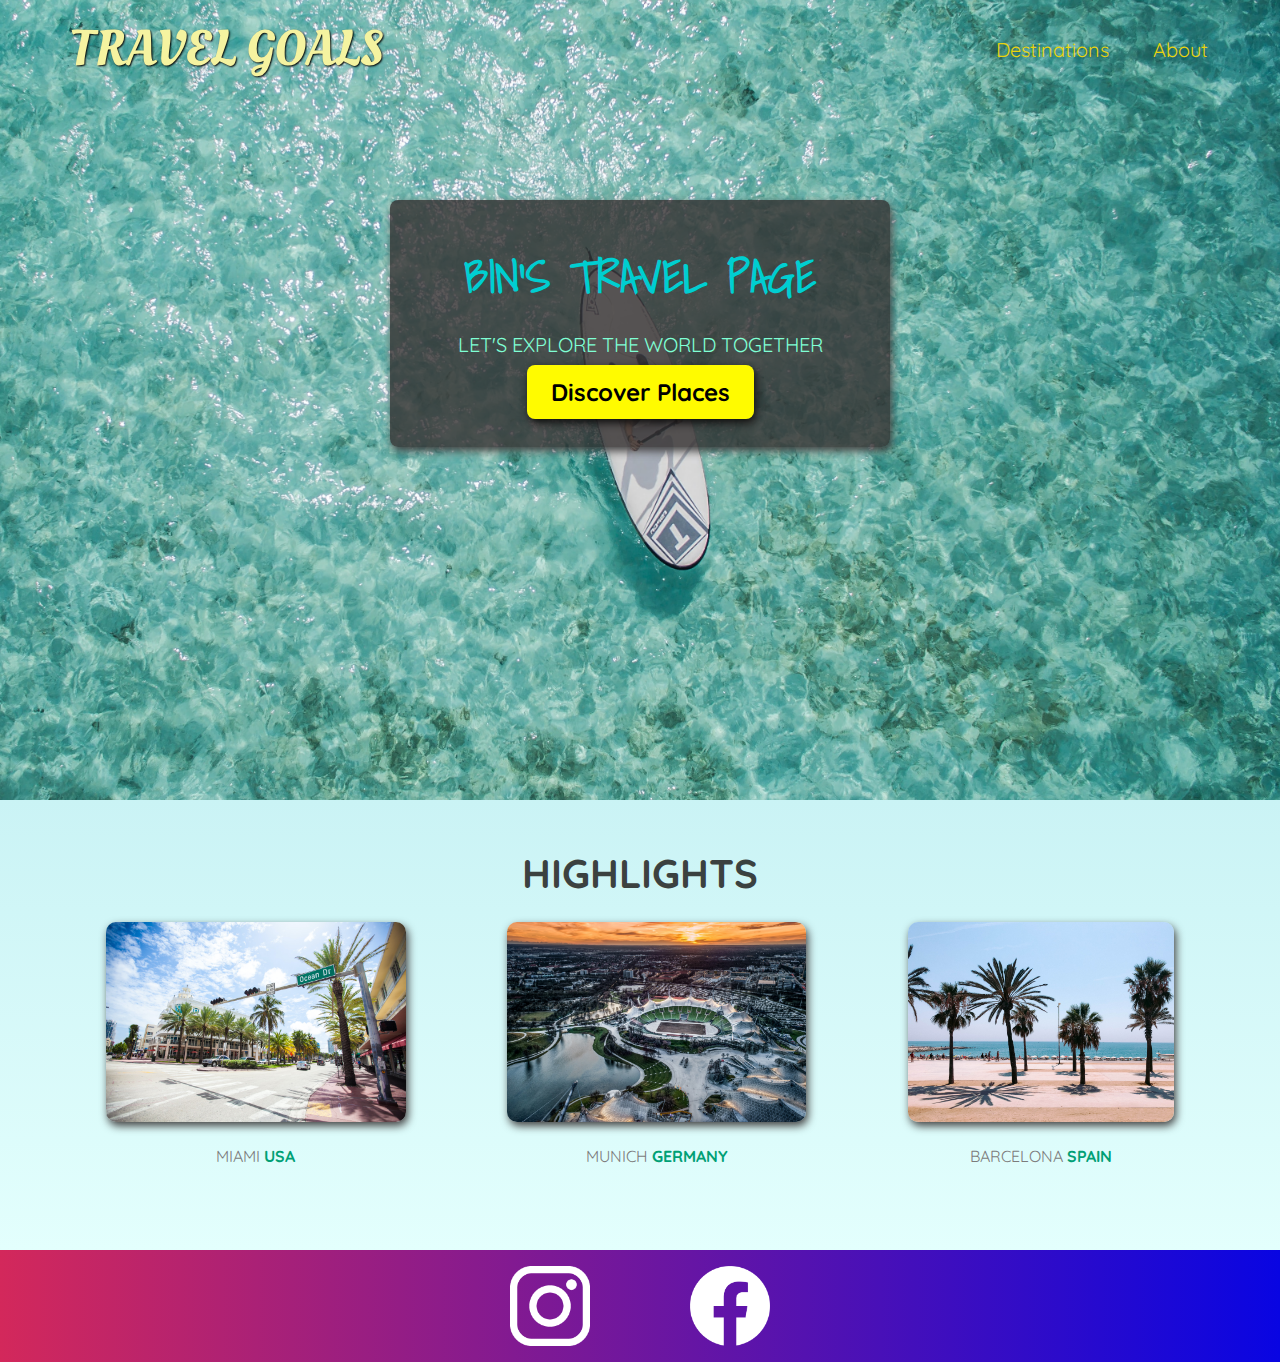
<file: index.html>
<!DOCTYPE html>
<html lang="en">
  <head>
    <meta charset="UTF-8" />

    <link rel="preconnect" href="https://fonts.googleapis.com" />
    <link rel="preconnect" href="https://fonts.gstatic.com" crossorigin />
    <link
      href="https://fonts.googleapis.com/css2?family=Oleo+Script:wght@700&family=Quicksand:wght@300;500&family=Raleway:wght@700&family=Roboto:wght@400;900&family=Shadows+Into+Light&display=swap"
      rel="stylesheet"
    />
    <link rel="stylesheet" href="shared.css" />
    <link rel="stylesheet" href="styles.css" />
    <title>Travel Goals</title>
  </head>
  <body>
    <header>
      <div>
        <a id="page-logo" href="/index.html">Travel Goals</a>
      </div>
      <nav>
        <ul>
          <li><a href="/places.html">Destinations</a></li>
          <li><a href="about.html">About</a></li>
        </ul>
      </nav>
    </header>
    <main>
      <section id="hero">
        <div id="hero-content">
          <h1>Bin's Travel Page</h1>
          <p>Let's explore the world together</p>
          <a href="/places.html">Discover Places</a>
        </div>
      </section>
      <section id="highlights">
        <h2>Highlights</h2>
        <ul id="destinations">
          <li class="destination">
            <img
              src="/images/places/miami.jpg"
              alt="Miami streets on sunny day"
            />
            <p>Miami<strong> USA</strong></p>
          </li>
          <li class="destination">
            <img
              src="/images/places/munich.jpg"
              alt="Munich stadium in winter"
            />
            <p>Munich<strong> Germany</strong></p>
          </li>
          <li class="destination">
            <img
              src="/images/places/barcelona.jpg"
              alt="Palm beach in Barcelona"
            />
            <p>Barcelona<strong> Spain</strong></p>
          </li>
        </ul>
      </section>
    </main>
    <footer>
      <ul>
        <li>
          <a href="https://www.instagram.com/bintrawell/">
            <img src="/images/icons/insta.png" alt="Link to Instagram"
          /></a>
        </li>
        <li>
          <a href="https://www.facebook.com/najatahma">
            <img src="/images/icons/facebook.png" alt="Link to Facebook"
          /></a>
        </li>
      </ul>
    </footer>
  </body>
</html>
</file>
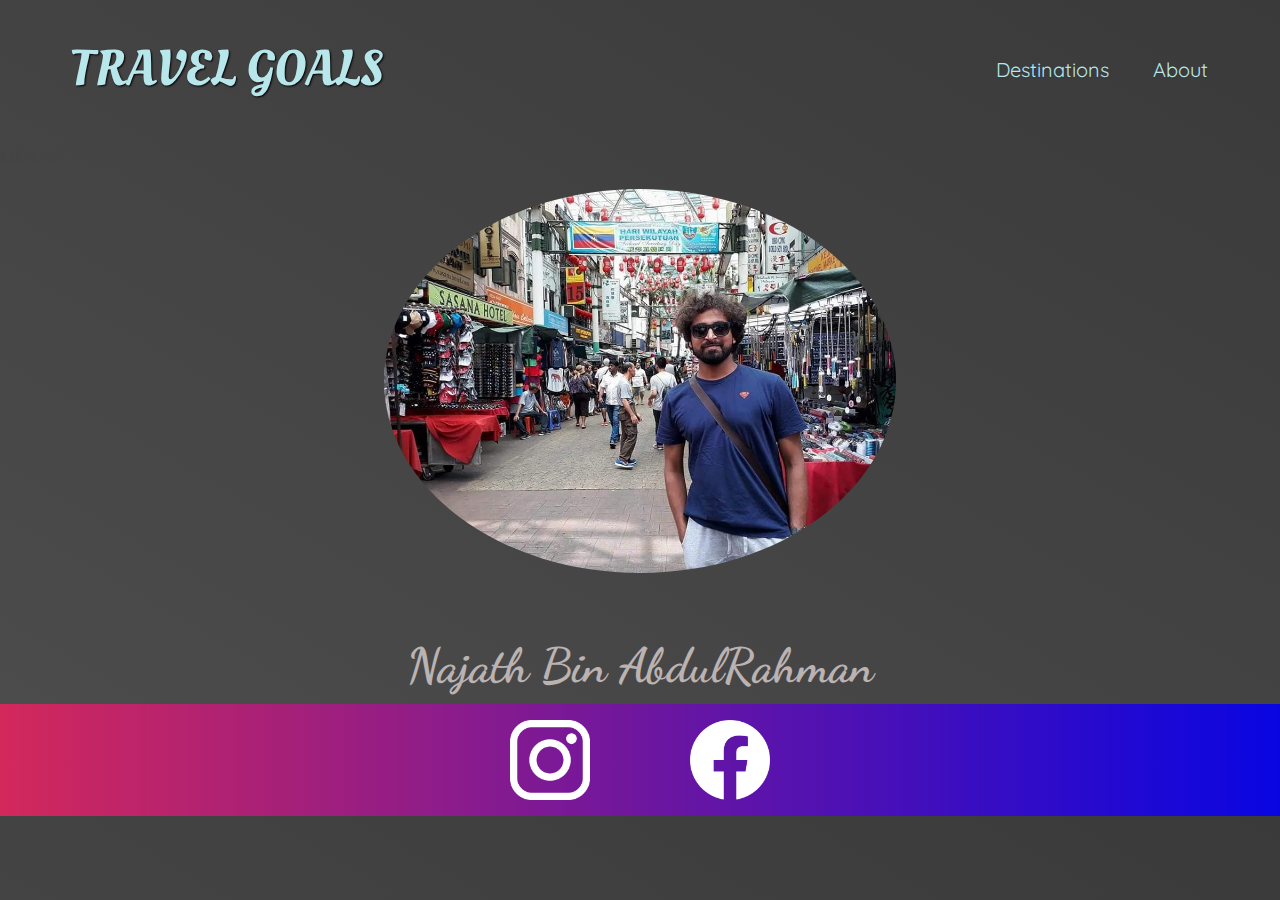
<file: about.html>
<!DOCTYPE html>
<html lang="en">
  <head>
    <meta charset="UTF-8" />

    <
    <link rel="preconnect" href="https://fonts.googleapis.com" />
    <link rel="preconnect" href="https://fonts.gstatic.com" crossorigin />
    <link
      href="https://fonts.googleapis.com/css2?family=Dancing+Script:wght@500&family=Oleo+Script:wght@700&family=Quicksand:wght@300;500&family=Raleway:wght@700&family=Roboto:wght@400;900&family=Shadows+Into+Light&display=swap"
      rel="stylesheet"
    />
    <link rel="stylesheet" href="shared.css" />
    <link rel="stylesheet" href="about.css" />
    <title>Travel Goals</title>
  </head>
  <body>
    <header>
      <div>
        <a id="page-logo" href="/index.html">Travel Goals</a>
      </div>
      <nav>
        <ul>
          <li><a href="/places.html">Destinations</a></li>
          <li><a href="/about.html">About</a></li>
        </ul>
      </nav>
    </header>
    <main id="about-me">
      <h2>about me</h2>
      <img src="/images/places/bin.jpg" alt="Najath Bin AbdulRahman" />
      <h4>Najath Bin AbdulRahman</h4>
    </main>

    <footer>
      <ul>
        <li>
          <a href="https://www.instagram.com/bintrawell/">
            <img src="/images/icons/insta.png" alt="Link to Instagram"
          /></a>
        </li>
        <li>
          <a href="https://www.facebook.com/najatahma">
            <img src="/images/icons/facebook.png" alt="Link to Facebook"
          /></a>
        </li>
      </ul>
    </footer>
  </body>
</html>
</file>
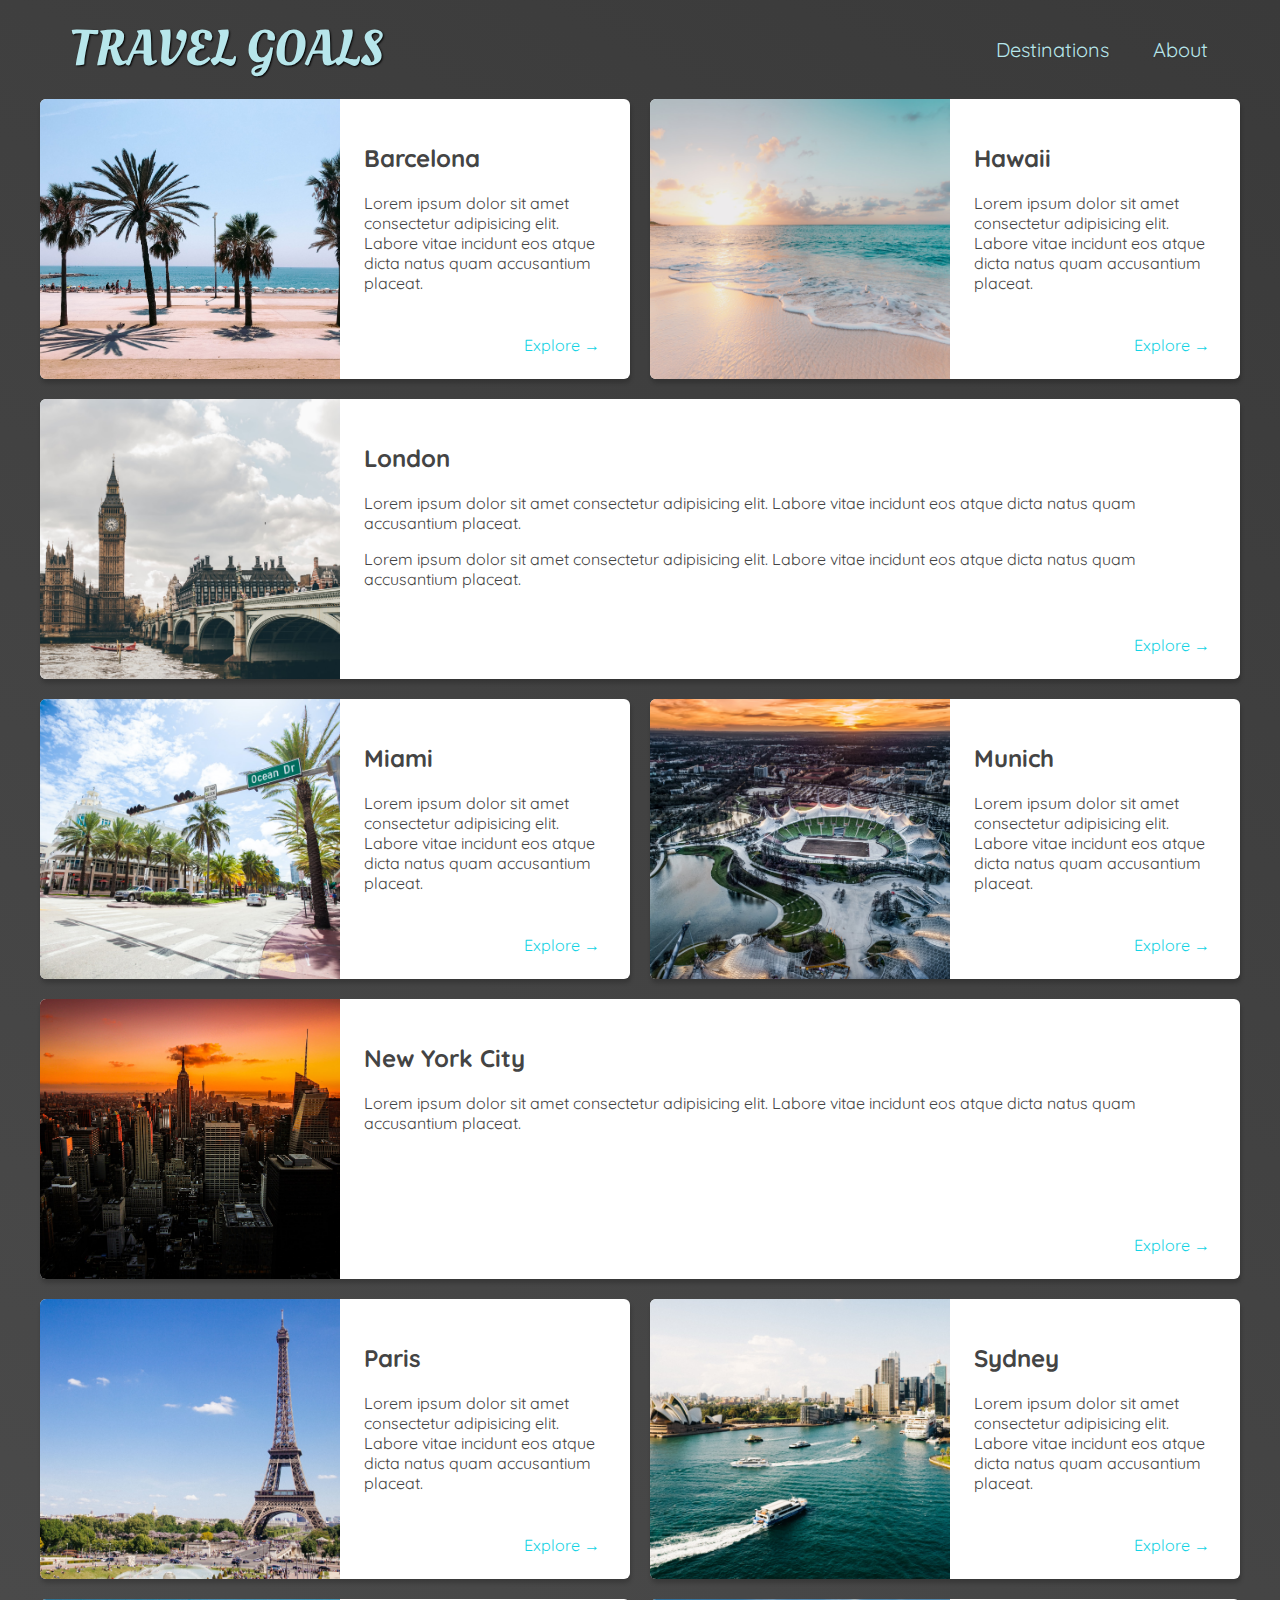
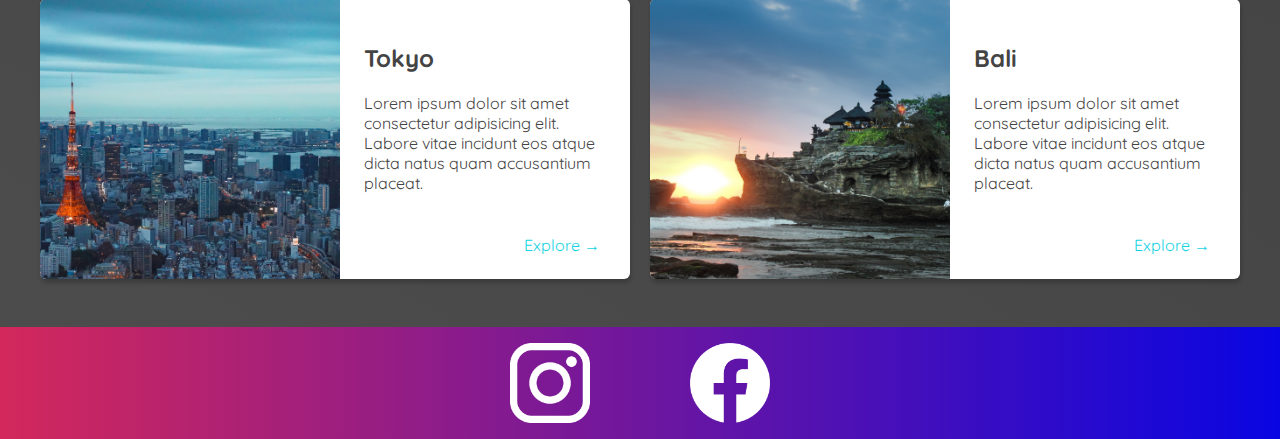
<file: places.html>
<!DOCTYPE html>
<html lang="en">
  <head>
    <meta charset="UTF-8" />
  
    <link rel="preconnect" href="https://fonts.googleapis.com" />
    <link rel="preconnect" href="https://fonts.gstatic.com" crossorigin />
    <link
      href="https://fonts.googleapis.com/css2?family=Oleo+Script:wght@700&family=Quicksand:wght@300;500&family=Raleway:wght@700&family=Roboto:wght@400;900&family=Shadows+Into+Light&display=swap"
      rel="stylesheet"
    />
    <link rel="stylesheet" href="shared.css" />
    <link rel="stylesheet" href="places.css" />
    <title>Travel Goals</title>
  </head>

  <body>
    <header>
      <div>
        <a id="page-logo" href="/index.html">Travel Goals</a>
      </div>
      <nav>
        <ul>
          <li><a href="/places.html">Destinations</a></li>
          <li><a href="about.html">About</a></li>
        </ul>
      </nav>
    </header>
    <main>
      <ul>
        <li>
          <img src="images/places/barcelona.jpg" alt="City of Barcelona" />
          <div class="item-content">
            <div>
              <h2>Barcelona</h2>
              <p>
                Lorem ipsum dolor sit amet consectetur adipisicing elit. Labore
                vitae incidunt eos atque dicta natus quam accusantium placeat.
              </p>
            </div>
            <div class="actions">
              <a href="https://en.wikipedia.org/wiki/Barcelona">Explore &#x2192</a>
            </div>
          </div>
        </li>
        <li>
          <img src="images/places/hawaii.jpg" alt="Hawaii beach" />
          <div class="item-content">
            <div>
              <h2>Hawaii</h2>
              <p>
                Lorem ipsum dolor sit amet consectetur adipisicing elit. Labore
                vitae incidunt eos atque dicta natus quam accusantium placeat.
              </p>
            </div>
            <div class="actions">
              <a href="hhttps://en.wikipedia.org/wiki/Hawaii">Explore &#x2192</a>
            </div>
          </div>
        </li>
        <li>
          <img src="images/places/london.jpg" alt="London city" />
          <div class="item-content">
            <div>
              <h2>London</h2>
              <p>
                Lorem ipsum dolor sit amet consectetur adipisicing elit. Labore
                vitae incidunt eos atque dicta natus quam accusantium placeat.
              </p>
              <p>
                Lorem ipsum dolor sit amet consectetur adipisicing elit. Labore
                vitae incidunt eos atque dicta natus quam accusantium placeat.
              </p>
            </div>
            <div class="actions">
              <a href="https://en.wikipedia.org/wiki/London">Explore &#x2192</a>
            </div>
          </div>
        </li>
        <li>
          <img src="images/places/miami.jpg" alt="Miami streets" />
          <div class="item-content">
            <div>
              <h2>Miami</h2>
              <p>
                Lorem ipsum dolor sit amet consectetur adipisicing elit. Labore
                vitae incidunt eos atque dicta natus quam accusantium placeat.
              </p>
            </div>
            <div class="actions">
              <a href="https://en.wikipedia.org/wiki/Miami">Explore &#x2192</a>
            </div>
          </div>
        </li>
        <li>
          <img src="images/places/munich.jpg" alt="Munich football stadium" />
          <div class="item-content">
            <div>
              <h2>Munich</h2>
              <p>
                Lorem ipsum dolor sit amet consectetur adipisicing elit. Labore
                vitae incidunt eos atque dicta natus quam accusantium placeat.
              </p>
            </div>
            <div class="actions">
              <a href="https://en.wikipedia.org/wiki/Munich">Explore &#x2192</a>
            </div>
          </div>
        </li>
        <li>
          <img src="images/places/new-york-city.jpg" alt="New York City skyline" />
          <div class="item-content">
            <div>
              <h2>New York City</h2>
              <p>
                Lorem ipsum dolor sit amet consectetur adipisicing elit. Labore
                vitae incidunt eos atque dicta natus quam accusantium placeat.
              </p>
            </div>
            <div class="actions">
              <a href="https://en.wikipedia.org/wiki/New_York_City"
                >Explore &#x2192</a
              >
            </div>
          </div>
        </li>
        <li>
          <img src="images/places/paris.jpg" alt="Paris city" />
          <div class="item-content">
            <div>
              <h2>Paris</h2>
              <p>
                Lorem ipsum dolor sit amet consectetur adipisicing elit. Labore
                vitae incidunt eos atque dicta natus quam accusantium placeat.
              </p>
            </div>
            <div class="actions">
              <a href="https://en.wikipedia.org/wiki/Paris">Explore &#x2192</a>
            </div>
          </div>
        </li>
        <li>
          <img src="images/places/sydney.jpg" alt="Sydney beach" />
          <div class="item-content">
            <div>
              <h2>Sydney</h2>
              <p>
                Lorem ipsum dolor sit amet consectetur adipisicing elit. Labore
                vitae incidunt eos atque dicta natus quam accusantium placeat.
              </p>
            </div>
            <div class="actions">
              <a href="https://en.wikipedia.org/wiki/Sydney">Explore &#x2192</a>
            </div>
          </div>
        </li>
        <li>
          <img src="images/places/tokyo.jpg" alt="Tokyo skyline" />
          <div class="item-content">
            <div>
              <h2>Tokyo</h2>
              <p>
                Lorem ipsum dolor sit amet consectetur adipisicing elit. Labore
                vitae incidunt eos atque dicta natus quam accusantium placeat.
              </p>
            </div>
            <div class="actions">
              <a href="https://en.wikipedia.org/wiki/Tokyo">Explore &#x2192</a>
            </div>
          </div>
        </li>
        <li>
          <img src="images/places/bali.jpg" alt="Bali beach" />
          <div class="item-content">
            <div>
              <h2>Bali</h2>
              <p>
                Lorem ipsum dolor sit amet consectetur adipisicing elit. Labore
                vitae incidunt eos atque dicta natus quam accusantium placeat.
              </p>
            </div>
            <div class="actions">
              <a href="https://en.wikipedia.org/wiki/Bali">Explore &#x2192</a>
            </div>
          </div>
        </li>
      </ul>
    </main>
    <footer>
      <ul>
        <li>
          <a href="http://www.instagram.com">
            <img src="/images/icons/insta.png" alt="Link to Instagram"
          /></a>
        </li>
        <li>
          <a href="http://www.facebook.com">
            <img src="/images/icons/facebook.png" alt="Link to Facebook"
          /></a>
        </li>
      </ul>
    </footer>
  </body>
</html>
</file>
<file: shared.css>
body {
  font-family: "Quicksand", "sans-serif";
  margin: 0;
}

header {
  display: flex;
  justify-content: space-between;
  align-items: center;
  padding: 15px 60px;
  position: absolute;
  width: 100%;
  top: 0;
  left: 0;
  box-sizing: border-box;
}

#page-logo {
  padding: 10px;
  font-family: "Oleo Script", "sans-serif";
  color: rgb(245, 243, 160);
  font-size: 50px;
  text-decoration: none;
  text-transform: uppercase;
  text-shadow: 1px 1px 2px rgb(0, 0, 0);
}

ul {
  list-style: none;
  margin: 0;
  padding: 0;
}

header ul {
  display: flex;
}

header li {
  margin-left: 20px;
}

header a {
  color: rgb(235, 212, 13);
  text-decoration: none;
  font-size: 20px;
  padding: 12px;
  text-shadow: 1px 1px 2px rgba(0, 0, 0, 0.1);
}

header nav a:hover {
  border-color: 5px solid rgb(210, 105, 30);
  border-radius: 8px 50px;
}

footer {
  background: linear-gradient(90deg, rgb(211, 40, 91), rgb(9, 5, 226));
  padding: 16px 0;
}

footer ul {
  display: flex;
  justify-content: center;
  }

footer li {
  width: 80px;
  height: 80px;
  margin: 0 50px;
}

footer img {
  width: 100%;
  height: 100%;
}
</file>
<file: styles.css>
#hero {
  height: 800px;
  background-image: url("/images/places/ocean.jpg");
  background-position: center;
  background-size: cover;
}

#hero-content {
  width: 500px;
  background-color: rgba(51, 47, 47, 0.8);
  box-shadow: 2px 4px 8px rgb(68, 67, 67);
  border-radius: 8px;
  text-align: center;
  padding: 40px 0;
  margin: 0 auto;
  position: relative;
  top: 200px;
}

#hero-content h1 {
  color: rgb(0, 206, 209);
  text-transform: uppercase;
  font-size: 45px;
  font-family: "Shadows Into Light", sans-serif;
  margin: 0;
}

#hero-content p {
  color: rgb(127, 255, 212);
  text-transform: uppercase;
  font-size: 20px;
  font-weight: 200px;
}

#hero-content a {
  text-decoration: none;
  background-color: rgb(255, 251, 0);
  color: black;
  padding: 12px 24px;
  font-size: 24px;
  font-weight: bold;
  border-radius: 8px;
  box-shadow: 2px 4px 8px rgb(15, 14, 14);
}

#hero-content a:hover,
a:active {
  background-color: rgb(173, 255, 47);
  color: rgb(0, 0, 139);
}

#highlights{
    padding: 24px ; 
    background: linear-gradient(0deg, rgb(227,255,253), rgb(202,243,245))
}

#highlights h2{
    text-transform: uppercase;
    text-align: center;
    font-size: 40px;
    color: rgb(59,65,64);
    margin: 24px;
}

#destinations {
  display: flex;
  justify-content: space-evenly;
  width: 100%;
  margin: auto;
  margin-bottom: 40px;
}

.destination{
    margin: 0 20px;
    }

.destination img {
  height: 200px;
  width: 100%;
  box-shadow: 2px 4px 8px rgb(68,67,67);
  border-radius: 10px;
  object-fit: cover;
}

.destination p {
    text-align: center;
    text-transform: uppercase;
    color: rgb(124,123,123);
    margin: 20px 0;
  }
  
  .destination strong{
      color: rgb(0,160,117);
  }
</file>
<file: about.css>
body {
  background: linear-gradient(30deg, rgb(77, 77, 77), rgb(58, 58, 58));
  color: rgb(68, 68, 68);
}

#page-logo {
  color: rgb(183, 230, 235);
}

header {
  position: static;
}

header nav a {
  color: rgb(183, 230, 235);
}

header nav a:hover {
  background-color: rgb(183, 230, 235);
  color: rgb(59, 59, 59);
  border-radius: 5px;
  padding: 5px 5px;
}

#about-me {
  position: relative;
  object-position: center;
}

#about-me img {
  display: block;
  margin-left: auto;
  margin-right: auto;
  
  width: 40%;
  height: 40%;
  border-radius: 50%;
}

#about-me h4 {
  color: rgb(187, 178, 178);
  font-family: "Dancing Script", cursive;
  font-size: 3rem;
  text-align: center;
  margin-bottom: 10px;
}
</file>
<file: places.css>
body{
    background: linear-gradient(30deg, rgb(77,77,77), rgb(58,58,58) );
    color: rgb(68,68,68);
}

#page-logo {
    color: rgb(183,230,235);
}

header{
    position: static;
}

header nav a{
    color: rgb(183,230,235);
}

header nav a:hover{
   background-color:  rgb(183,230,235);
   color: rgb(59, 59, 59);
   border-radius: 5px;
   padding: 5px 5px;
}

main ul{
    width: 1200px;
    margin: 0 auto 48px auto;
    display: grid;
    grid-template-columns: 1fr 1fr;
    gap: 20px 20px;

}

li:nth-of-type(3){
    grid-column: 1/3;
}

li:nth-of-type(6){
    grid-column: 1/3;
}

main li{
    display: flex;
    background-color: #fff;
    box-shadow: 1px 4px 4px rgba(0,0,0,0.2);
    border-radius: 6px;
    overflow: hidden;
}

main li img{
    width: 300px;
    height: 280px;
    object-fit: cover;
}

.item-content{
    padding: 24px;
    display: flex;
    flex-direction: column;
    justify-content: space-between;
}

.actions{
    text-align: right;
    }

.actions a{
    padding: 6px;
    text-decoration: none; 
    color: rgb(21,211,228);
    border-radius: 5px;
}

.actions a:hover{
    background-color: rgb(235,253,255);
}
</file>
